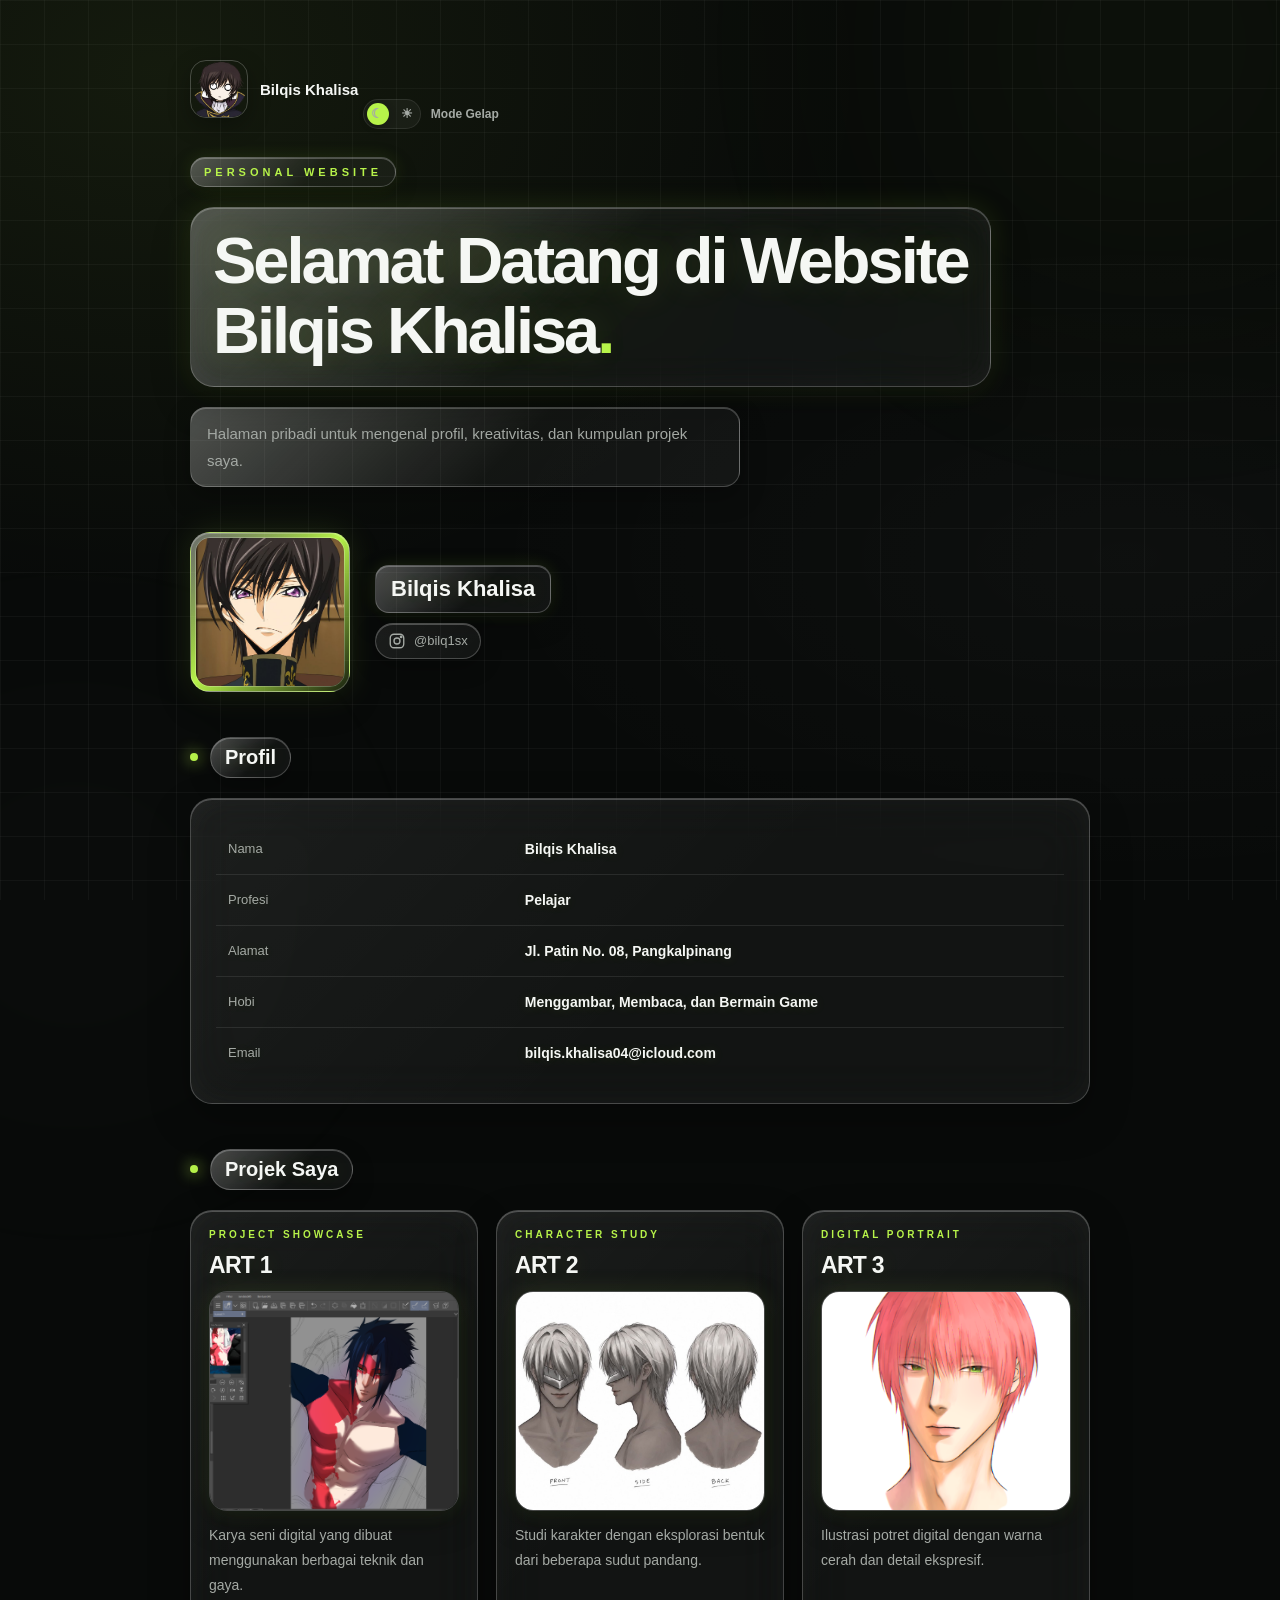
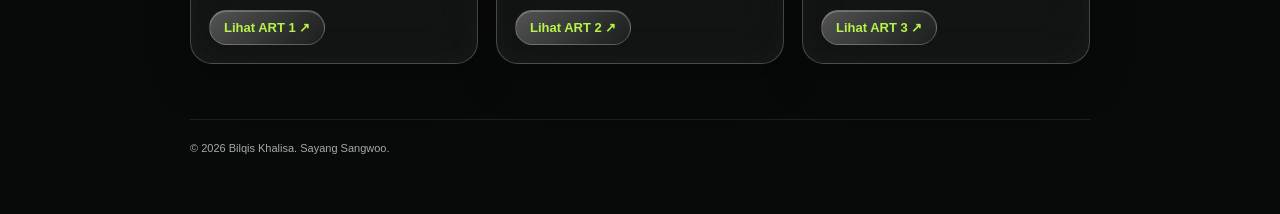
<file: index.html>
<!DOCTYPE html>
<html lang="id">
<head>
    <meta charset="UTF-8">
    <meta name="viewport" content="width=device-width, initial-scale=1.0">
    <meta name="theme-color" content="#080a09">
    <title>Bilqis Khalisa | Portfolio</title>

    <link rel="icon" type="image/png" href="assets/img/luluz.png">

    <link rel="stylesheet" href="css/style.css">
</head>

<body>

    <main class="container">
        <!-- Header halaman berisi identitas situs dan pengantar portfolio. -->
        <header>
            <a class="site-brand" href="index.html" aria-label="Bilqis Khalisa - Beranda">
                <img src="assets/img/luluz.png" alt="">
                <span>Bilqis Khalisa</span>
            </a>

            <button
                type="button"
                id="theme-toggle"
                class="theme-toggle"
                aria-label="Ganti ke mode terang"
                aria-pressed="false">
                <span class="theme-toggle-track" aria-hidden="true">
                    <span class="theme-toggle-icon theme-toggle-moon">☾</span>
                    <span class="theme-toggle-icon theme-toggle-sun">☀</span>
                    <span class="theme-toggle-thumb"></span>
                </span>
                <span id="theme-label">Mode Gelap</span>
            </button>

            <p class="eyebrow">Personal Website</p>

            <h1>
                Selamat Datang di Website
                <br>
                Bilqis Khalisa<span class="highlight">.</span>
            </h1>

            <p class="intro">
                Halaman pribadi untuk mengenal profil,
                kreativitas, dan kumpulan projek saya.
            </p>
        </header>

        <!-- Ringkasan profil dan tautan ke akun Instagram. -->
        <div class="profile-header">
            <div class="photo-frame">
                <img
                    src="assets/img/profile.jpg"
                    alt="Ilustrasi karakter Lelouch VI Britannia"
                    onerror="this.style.display='none'; this.nextElementSibling.style.display='flex';">

                <div class="photo-placeholder">
                    <span>BK</span>
                    <small>FOTO PROFIL</small>
                </div>
            </div>

            <div class="profile-info">
                <h2>Bilqis Khalisa</h2>

                <button
                    type="button"
                    class="instagram-trigger"
                    aria-haspopup="dialog"
                    aria-controls="instagramPopup">
                    <svg
                        viewBox="0 0 24 24"
                        fill="none"
                        stroke="currentColor"
                        stroke-width="1.8"
                        stroke-linecap="round"
                        stroke-linejoin="round"
                        aria-hidden="true">
                        <rect x="3" y="3" width="18" height="18" rx="5"/>
                        <circle cx="12" cy="12" r="4"/>
                        <circle cx="17.5" cy="6.5" r="1" fill="currentColor"/>
                    </svg>
                    @bilq1sx
                </button>
            </div>
        </div>

        <!-- Tabel pasangan label dan nilai untuk informasi profil. -->
        <section id="profil" aria-labelledby="profile-heading">
            <div class="section-heading">
                <span class="accent" aria-hidden="true"></span>
                <h2 id="profile-heading">Profil</h2>
            </div>

            <div class="profile-card">
                <table>
                    <tbody>
                        <tr>
                            <th scope="row">Nama</th>
                            <td>Bilqis Khalisa</td>
                        </tr>
                        <tr>
                            <th scope="row">Profesi</th>
                            <td>Pelajar</td>
                        </tr>
                        <tr>
                            <th scope="row">Alamat</th>
                            <td>Jl. Patin No. 08, Pangkalpinang</td>
                        </tr>
                        <tr>
                            <th scope="row">Hobi</th>
                            <td>Menggambar, Membaca, dan Bermain Game</td>
                        </tr>
                        <tr>
                            <th scope="row">Email</th>
                            <td>bilqis.khalisa04@icloud.com</td>
                        </tr>
                    </tbody>
                </table>
            </div>
        </section>

        <!-- Tiap proyek berupa artikel mandiri dengan gambar dan tautan detail. -->
        <section id="projek-saya" aria-labelledby="projects-heading">
            <div class="section-heading">
                <span class="accent" aria-hidden="true"></span>
                <h2 id="projects-heading">Projek Saya</h2>
            </div>

            <div class="projects-grid">
                <article class="project-card">
                    <span class="project-label">Project Showcase</span>
                    <h3>ART 1</h3>
                    <img
                        src="assets/img/art-1.png"
                        alt="Karya seni digital ART 1"
                        loading="lazy">
                    <p class="project-description">
                        Karya seni digital yang dibuat menggunakan berbagai teknik dan gaya.
                    </p>
                    <a class="project-link" href="project.html?id=1">Lihat ART 1 ↗</a>
                </article>

                <article class="project-card">
                    <span class="project-label">Character Study</span>
                    <h3>ART 2</h3>
                    <img
                        src="assets/img/art-2.jpeg"
                        alt="Studi karakter dari tampak depan, samping, dan belakang"
                        loading="lazy">
                    <p class="project-description">
                        Studi karakter dengan eksplorasi bentuk dari beberapa sudut pandang.
                    </p>
                    <a class="project-link" href="project.html?id=2">Lihat ART 2 ↗</a>
                </article>

                <article class="project-card">
                    <span class="project-label">Digital Portrait</span>
                    <h3>ART 3</h3>
                    <img
                        src="assets/img/art-3.png"
                        alt="Ilustrasi potret digital berambut merah muda"
                        loading="lazy">
                    <p class="project-description">
                        Ilustrasi potret digital dengan warna cerah dan detail ekspresif.
                    </p>
                    <a class="project-link" href="project.html?id=3">Lihat ART 3 ↗</a>
                </article>
            </div>
        </section>

        <!-- Informasi penutup halaman. -->
        <footer>
            © 2026 Bilqis Khalisa. Sayang Sangwoo.
        </footer>
    </main>

    <!-- Dialog dibuat di luar konten utama dan dikendalikan oleh JavaScript. -->
    <div class="popup-overlay" id="instagramPopup" aria-hidden="true">
        <div
            class="popup-box"
            role="dialog"
            aria-modal="true"
            aria-labelledby="instagram-title">
            <div class="instagram-icon-large">
                <svg
                    viewBox="0 0 24 24"
                    fill="none"
                    stroke="currentColor"
                    stroke-width="1.5"
                    stroke-linecap="round"
                    stroke-linejoin="round"
                    aria-hidden="true">
                    <rect x="3" y="3" width="18" height="18" rx="5"/>
                    <circle cx="12" cy="12" r="4"/>
                    <circle cx="17.5" cy="6.5" r="1" fill="currentColor"/>
                </svg>
            </div>

            <h2 id="instagram-title">Find Me on Instagram</h2>
            <p class="popup-description">
                Terima kasih sudah mengunjungi website saya.
                Kamu bisa menemukan saya melalui Instagram.
            </p>
            <p class="instagram-username">@bilq1sx</p>

            <a
                href="https://www.instagram.com/bilq1sx/"
                target="_blank"
                rel="noopener noreferrer"
                class="instagram-open-button">
                Open Instagram ↗
            </a>

            <button type="button" class="close-button">Close</button>
        </div>
    </div>

    <script src="js/script.js" defer></script>

</body>
</html>
</file>
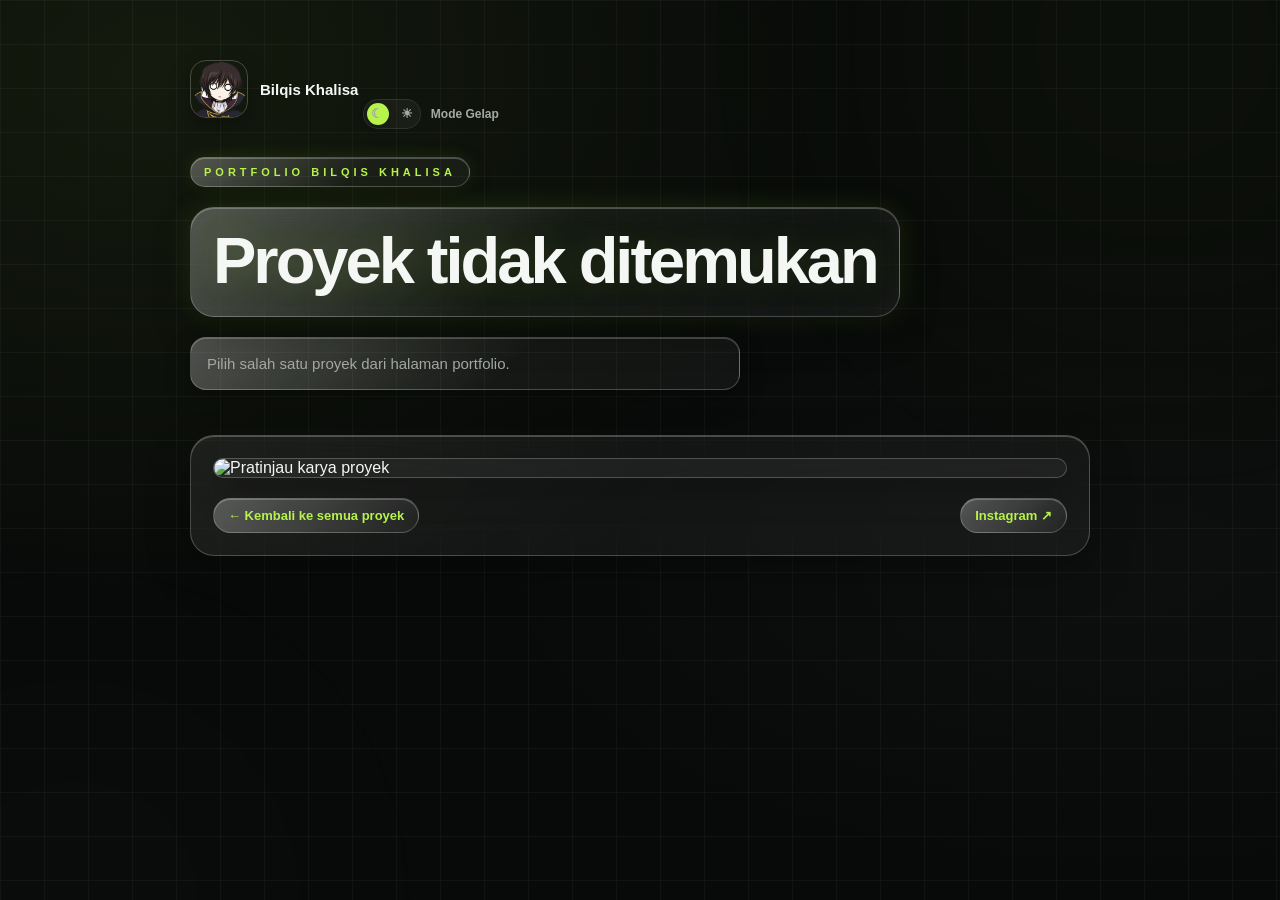
<file: project.html>
<!DOCTYPE html>
<html lang="id">
<head>
    <meta charset="UTF-8">
    <meta name="viewport" content="width=device-width, initial-scale=1.0">
    <meta name="theme-color" content="#080a09">
    <title>Detail Proyek | Bilqis Khalisa</title>
    <link rel="icon" type="image/png" href="assets/img/luluz.png">
    <link rel="stylesheet" href="css/style.css">
</head>
<body>
    <main class="container project-detail-page">
        <header>
            <a class="site-brand" href="index.html" aria-label="Bilqis Khalisa - Beranda">
                <img src="assets/img/luluz.png" alt="">
                <span>Bilqis Khalisa</span>
            </a>
            <button
                type="button"
                id="theme-toggle"
                class="theme-toggle"
                aria-label="Ganti ke mode terang"
                aria-pressed="false">
                <span class="theme-toggle-track" aria-hidden="true">
                    <span class="theme-toggle-icon theme-toggle-moon">☾</span>
                    <span class="theme-toggle-icon theme-toggle-sun">☀</span>
                    <span class="theme-toggle-thumb"></span>
                </span>
                <span id="theme-label">Mode Gelap</span>
            </button>
            <p class="eyebrow">Portfolio Bilqis Khalisa</p>
            <h1 id="project-title">Detail Proyek</h1>
            <p class="intro" id="project-description"></p>
        </header>

        <section class="project-detail" aria-labelledby="project-title">
            <img class="project-detail-image" id="project-image" alt="Pratinjau karya proyek">
            <nav class="detail-navigation" aria-label="Navigasi proyek">
                <a class="project-link" href="index.html#projek-saya">← Kembali ke semua proyek</a>
                <a
                    class="project-link"
                    href="https://www.instagram.com/bilq1sx/"
                    target="_blank"
                    rel="noopener noreferrer">Instagram ↗</a>
            </nav>
        </section>
    </main>
    <script src="js/script.js" defer></script>
    <script src="js/project-detail.js" defer></script>
</body>
</html>
</file>
<file: css/style.css>
/* ==================================================
   PORTFOLIO BILQIS KHALISA
   DESIGN: DARK PROFESSIONAL + IOS GLASSMORPHISM
   ================================================== */


/* ================================================
   1. PENGATURAN WARNA
   Ubah warna font cukup dari bagian ini.
   ================================================ */

:root {

    color-scheme: dark;
    --black: #080a09;
    --text-primary: #f5f7f4;
    --text-secondary: #a5aaa5;
    --text-accent: #b7f34a;
    --text-button: #080a09;
    --glass: rgba(255,255,255,0.045);
    --border: rgba(255,255,255,0.09);
    --popup-background: rgba(28, 32, 35, 0.94);
    --overlay: rgba(4, 7, 10, 0.48);
    --placeholder: #191e19;
    --grid-line: rgba(255,255,255,0.035);
    --ambient-glow: rgba(183,243,74,0.07);
    --ambient-secondary: rgba(255,255,255,0.025);
    --accent-soft: rgba(183,243,74,0.1);
    --glass-highlight: rgba(255,255,255,0.24);
    --glass-inner-glow: rgba(255,255,255,0.035);
    --glass-shadow: rgba(0,0,0,0.28);
    --glass-outline: rgba(255,255,255,0.22);
    --text-glow: rgba(183,243,74,0.12);
    --popup-sheen: rgba(255,255,255,0.12);
    --popup-sheen-soft: rgba(255,255,255,0.025);
    --button-hover-bg: #ffffff;
    --button-hover-text: #080a09;
    --white: var(--text-primary);
    --gray: var(--text-secondary);
    --lime: var(--text-accent);
}

body[data-theme="light"] {
    color-scheme: light;
    --black: #edf2ef;
    --text-primary: #1d2b26;
    --text-secondary: #53665e;
    --text-accent: #26745c;
    --text-button: #ffffff;
    --glass: rgba(255,255,255,0.4);
    --border: rgba(49, 82, 67, 0.16);
    --popup-background: rgba(241, 247, 243, 0.97);
    --overlay: rgba(29, 47, 39, 0.38);
    --placeholder: #dce8e1;
    --grid-line: rgba(47, 83, 67, 0.055);
    --ambient-glow: rgba(74, 145, 112, 0.14);
    --ambient-secondary: rgba(207, 165, 105, 0.1);
    --accent-soft: rgba(38, 116, 92, 0.12);
    --glass-highlight: rgba(255,255,255,0.94);
    --glass-inner-glow: rgba(218,237,226,0.58);
    --glass-shadow: rgba(38, 70, 55, 0.2);
    --glass-outline: rgba(72, 118, 96, 0.42);
    --lime: var(--text-accent);
    --text-glow: rgba(38, 116, 92, 0.12);
    --popup-sheen: rgba(255,255,255,0.68);
    --popup-sheen-soft: rgba(255,255,255,0.16);
    --button-hover-bg: #205b49;
    --button-hover-text: #ffffff;
}


/* ================================================
   2. RESET DAN DASAR WEBSITE
   ================================================ */

* {
    margin: 0;
    padding: 0;
    box-sizing: border-box;
}

html {
    scroll-behavior: smooth;
}

body {
    background: var(--black);
    background-image:
        radial-gradient(ellipse at 12% 8%, var(--ambient-glow), transparent 45%),
        radial-gradient(ellipse at 88% 62%, var(--ambient-secondary), transparent 42%),
        linear-gradient(var(--grid-line) 1px, transparent 1px),
        linear-gradient(90deg, var(--grid-line) 1px, transparent 1px);
    background-size: 100% 100%, 100% 100%, 44px 44px, 44px 44px;
    background-attachment: fixed;
    color: var(--text-primary);

    font-family:
        -apple-system,
        BlinkMacSystemFont,
        "SF Pro Display",
        "Segoe UI",
        sans-serif;

    min-height: 100vh;
    padding: 60px 20px;
    overflow-x: hidden;
    transition: background-color 0.3s ease, color 0.3s ease;
}

button,
input {
    font: inherit;
}

button {
    cursor: pointer;
}

a,
button {
    -webkit-tap-highlight-color: transparent;
}


/* ================================================
   3. BACKGROUND EFFECT
   ================================================ */

body::before {
    content: "";

    position: fixed;
    width: 450px;
    height: 450px;

    background: var(--lime);
    opacity: 0.055;

    filter: blur(150px);

    top: -180px;
    right: -100px;

    border-radius: 50%;
    pointer-events: none;
    z-index: 0;
}

body::after {
    content: "";

    position: fixed;
    width: 350px;
    height: 350px;

    background: var(--text-primary);
    opacity: 0.035;

    filter: blur(150px);

    bottom: -180px;
    left: -100px;

    border-radius: 50%;
    pointer-events: none;
    z-index: 0;
}


/* ================================================
   4. MAIN CONTAINER
   ================================================ */

.container {
    max-width: 900px;
    width: 100%;

    margin: auto;

    position: relative;
    z-index: 1;

    animation: appear 0.9s ease;
}

@keyframes appear {

    from {
        opacity: 0;
        transform: translateY(25px);
    }

    to {
        opacity: 1;
        transform: translateY(0);
    }

}


/* ================================================
   5. HEADER
   ================================================ */

header {
    margin-bottom: 45px;
}

.site-brand {
    display: inline-flex;
    align-items: center;
    gap: 12px;
    margin-bottom: 24px;
    color: var(--text-primary);
    font-size: 15px;
    font-weight: 700;
    text-decoration: none;
}

.site-brand img {
    display: block;
    width: 58px;
    height: 58px;
    border: 1px solid var(--glass-outline);
    border-radius: 16px;
    object-fit: cover;
    box-shadow: 0 8px 22px var(--glass-shadow);
}

.site-brand:hover {
    color: var(--text-accent);
}

.theme-toggle {
    display: inline-flex;
    align-items: center;
    gap: 10px;
    margin-bottom: 28px;
    padding: 0;
    border: 0;
    background: transparent;
    color: var(--text-secondary);
    font-size: 12px;
    font-weight: 600;
}

.theme-toggle-track {
    position: relative;
    display: inline-flex;
    align-items: center;
    justify-content: space-between;
    width: 58px;
    height: 30px;
    padding: 0 7px;
    border: 1px solid var(--border);
    border-radius: 999px;
    background: var(--glass);
    transition: background 0.25s ease, border-color 0.25s ease;
}

.theme-toggle-icon {
    z-index: 1;
    font-size: 13px;
    line-height: 1;
}

.theme-toggle-thumb {
    position: absolute;
    top: 3px;
    left: 3px;
    width: 22px;
    height: 22px;
    border-radius: 50%;
    background: var(--text-accent);
    box-shadow: 0 2px 8px rgba(0, 0, 0, 0.2);
    transition: transform 0.25s ease;
}

body[data-theme="light"] .theme-toggle-thumb {
    transform: translateX(28px);
}

.theme-toggle:hover {
    color: var(--text-primary);
}

.eyebrow {
    display: table;
    padding: 8px 13px;
    border: 1px solid var(--glass-outline);
    border-radius: 999px;
    background:
        linear-gradient(135deg, var(--glass-highlight), transparent 60%),
        var(--glass);
    box-shadow:
        inset 0 1px 0 var(--glass-highlight),
        0 8px 22px var(--glass-shadow),
        0 0 18px var(--text-glow);
    color: var(--text-accent);

    font-size: 11px;
    font-weight: 700;

    letter-spacing: 4px;
    text-transform: uppercase;

    margin-bottom: 20px;
}

h1 {
    width: fit-content;
    max-width: 100%;
    padding: 18px 22px 20px;
    border: 1px solid var(--glass-outline);
    border-radius: 24px;
    background:
        linear-gradient(135deg, var(--glass-highlight), transparent 48%),
        var(--glass);
    backdrop-filter: blur(20px) saturate(155%);
    -webkit-backdrop-filter: blur(20px) saturate(155%);
    box-shadow:
        inset 0 1px 0 var(--glass-highlight),
        inset 0 0 28px var(--glass-inner-glow),
        0 16px 38px var(--glass-shadow),
        0 0 30px var(--text-glow);
    font-size: clamp(38px, 7vw, 65px);

    font-weight: 700;
    line-height: 1.08;

    letter-spacing: -3px;
    margin-bottom: 20px;
    text-shadow: 0 0 34px var(--text-glow);
}

.highlight {
    color: var(--text-accent);
}

.intro {
    padding: 12px 16px;
    border: 1px solid var(--glass-outline);
    border-radius: 16px;
    background:
        linear-gradient(135deg, var(--glass-highlight), transparent 58%),
        var(--glass);
    box-shadow:
        inset 0 1px 0 var(--glass-highlight),
        0 10px 26px var(--glass-shadow);
    color: var(--text-secondary);

    font-size: 15px;
    max-width: 550px;

    line-height: 1.8;
}


/* ================================================
   6. PROFILE PHOTO
   ================================================ */

.profile-header {
    display: flex;
    align-items: center;
    justify-content: flex-start;

    gap: 25px;
    margin-bottom: 45px;
}

.photo-frame {
    width: 160px;
    height: 160px;

    flex-shrink: 0;

    border-radius: 20px;
    padding: 4px;

    background:
        linear-gradient(135deg, var(--glass-highlight), transparent 38%),
        linear-gradient(135deg, var(--glass-outline), var(--lime) 48%, var(--accent-soft));
    border: 1px solid var(--glass-highlight);
    box-shadow:
        0 0 30px var(--text-glow),
        inset 0 1px 0 var(--glass-highlight),
        0 12px 32px var(--glass-shadow);

    overflow: hidden;
}

.photo-frame img {
    width: 100%;
    height: 100%;

    object-fit: cover;
    object-position: center;

    border: 1px solid var(--glass-highlight);
    border-radius: 15px;
    display: block;
    transition: transform 0.35s ease;
}

.photo-frame:hover img {
    transform: scale(1.12);
}

.photo-placeholder {
    width: 100%;
    height: 100%;

    border-radius: 16px;
    background: var(--placeholder);

    display: none;

    align-items: center;
    justify-content: center;
    flex-direction: column;

    gap: 5px;
}

.photo-placeholder span {
    font-size: 35px;
    color: var(--text-accent);
}

.photo-placeholder small {
    color: var(--text-secondary);

    font-size: 9px;
    letter-spacing: 1px;
}

.profile-info h2 {
    display: table;
    padding: 10px 15px;
    border: 1px solid var(--glass-outline);
    border-radius: 14px;
    background:
        linear-gradient(135deg, var(--glass-highlight), transparent 58%),
        var(--glass);
    box-shadow:
        inset 0 1px 0 var(--glass-highlight),
        0 10px 26px var(--glass-shadow),
        0 0 18px var(--text-glow);
    font-size: 22px;
    margin-bottom: 10px;
    text-shadow: 0 0 20px var(--text-glow);
}


/* ================================================
   7. INSTAGRAM LINK
   ================================================ */

.instagram-trigger {
    display: inline-flex;
    align-items: center;

    gap: 8px;

    padding: 8px 12px;
    border: 1px solid var(--glass-outline);
    border-radius: 999px;
    background: linear-gradient(135deg, var(--glass-inner-glow), transparent), var(--glass);
    box-shadow:
        inset 0 1px 0 var(--glass-highlight),
        0 8px 22px var(--glass-shadow);

    color: var(--text-secondary);

    font-size: 13px;
    transition: 0.3s;
}

.instagram-trigger:hover {
    color: var(--text-accent);
    transform: translateX(3px);
}

.instagram-trigger svg {
    width: 18px;
    height: 18px;
}


/* ================================================
   8. SECTION HEADING
   ================================================ */

section {
    margin-top: 45px;
}

.section-heading {
    display: flex;
    align-items: center;

    gap: 12px;
    margin-bottom: 20px;
}

.section-heading h2 {
    padding: 8px 14px;
    border: 1px solid var(--glass-outline);
    border-radius: 999px;
    background:
        linear-gradient(135deg, var(--glass-highlight), transparent 60%),
        var(--glass);
    box-shadow:
        inset 0 1px 0 var(--glass-highlight),
        0 8px 22px var(--glass-shadow);
    font-size: 20px;
    font-weight: 600;
    text-shadow: 0 0 18px var(--text-glow);
}

.accent {
    width: 8px;
    height: 8px;

    background: var(--text-accent);

    border-radius: 50%;

    box-shadow: 0 0 15px var(--text-accent);
}


/* ================================================
   9. GLASS CARDS
   ================================================ */

.profile-card,
.project-card {

    background:
        linear-gradient(135deg, var(--glass-inner-glow), transparent 55%),
        var(--glass);

    border: 1px solid var(--glass-outline);

    border-radius: 22px;

    padding: 25px;

    backdrop-filter: blur(25px);
    -webkit-backdrop-filter: blur(25px);

    box-shadow:
        inset 0 1px 0 var(--glass-highlight),
        inset 0 0 30px var(--glass-inner-glow),
        0 16px 40px var(--glass-shadow);

    transition: 0.35s ease;
}

.profile-card:hover,
.project-card:hover {

    border-color: var(--text-accent);

    transform: translateY(-5px);

    box-shadow:
        inset 0 1px 0 var(--glass-highlight),
        0 18px 48px var(--glass-shadow),
        0 0 28px var(--text-glow);
}


/* ================================================
   10. PROFILE TABLE
   ================================================ */

table {
    width: 100%;
    border-collapse: collapse;
}

th,
td {
    text-align: left;

    padding: 17px 12px;

    border-bottom: 1px solid var(--border);

    vertical-align: middle;
    text-shadow: 0 1px 12px var(--text-glow);
}

tr:last-child th,
tr:last-child td {
    border-bottom: none;
}

th {
    width: 35%;

    color: var(--text-secondary);

    font-size: 13px;
    font-weight: 500;
}

td {
    color: var(--text-primary);

    font-size: 14px;
    font-weight: 600;

    transition: 0.3s;
}

tr:hover td {
    color: var(--text-accent);
    padding-left: 18px;
}


/* ================================================
   11. PROJECT CARD
   ================================================ */

.projects-grid {
    display: grid;
    grid-template-columns: repeat(3, minmax(0, 1fr));
    gap: 18px;
}

.project-card {
    min-height: 190px;

    display: flex;
    flex-direction: column;
    align-items: flex-start;

    gap: 12px;
    padding: 18px;
}

.project-card .project-description {
    flex-grow: 1;
}

.project-label {
    color: var(--text-accent);

    font-size: 10px;
    font-weight: 700;

    letter-spacing: 3px;
    text-transform: uppercase;
}

.project-card h3 {
    font-size: 23px;
    letter-spacing: -0.7px;
    text-shadow: 0 0 20px var(--text-glow);
}

.project-card p {
    color: var(--text-secondary);

    font-size: 14px;
    line-height: 1.8;

    max-width: 600px;
}

.project-card img {
    display: block;
    width: 100%;
    height: 220px;
    object-fit: cover;
    border: 1px solid var(--glass-outline);
    border-radius: 18px;
    box-shadow:
        inset 0 1px 0 var(--glass-highlight),
        0 12px 32px var(--glass-shadow),
        0 0 22px var(--text-glow);
    transition: transform 0.4s ease, box-shadow 0.4s ease;
}

.project-card img:hover {
    transform: scale(1.015);
    box-shadow:
        0 16px 38px var(--glass-shadow),
        0 0 30px var(--text-glow);
}

.project-link {
    align-self: flex-start;
    padding: 9px 14px;
    border: 1px solid var(--glass-outline);
    border-radius: 999px;
    background: linear-gradient(135deg, var(--glass-highlight), transparent), var(--glass);
    box-shadow: inset 0 1px 0 var(--glass-highlight);
    color: var(--text-accent);
    font-size: 13px;
    font-weight: 600;
    text-decoration: none;
    transition: transform 0.25s ease, box-shadow 0.25s ease, background 0.25s ease;
}

.project-link:hover {
    transform: translateY(-2px);
    box-shadow: inset 0 1px 0 var(--glass-highlight), 0 8px 22px var(--glass-shadow);
}

.project-detail {
    padding: 22px;
    border: 1px solid var(--glass-outline);
    border-radius: 24px;
    background:
        linear-gradient(135deg, var(--glass-inner-glow), transparent 55%),
        var(--glass);
    box-shadow:
        inset 0 1px 0 var(--glass-highlight),
        0 18px 44px var(--glass-shadow);
    backdrop-filter: blur(25px);
    -webkit-backdrop-filter: blur(25px);
}

.project-detail-image {
    display: block;
    width: 100%;
    max-height: 72vh;
    object-fit: contain;
    border: 1px solid var(--glass-outline);
    border-radius: 18px;
    background: var(--glass);
    box-shadow: 0 12px 32px var(--glass-shadow);
}

.detail-navigation {
    display: flex;
    flex-wrap: wrap;
    justify-content: space-between;
    gap: 12px;
    margin-top: 20px;
}


/* ================================================
   12. CLICK EFFECT
   ================================================ */

.profile-card:active,
.project-card:active {

    transform: scale(0.98);

    border-color: var(--text-accent);
}


/* ================================================
   13. INSTAGRAM POPUP
   IOS GLASSMORPHISM STYLE
   ================================================ */

.popup-overlay {

    position: fixed;
    inset: 0;

    background: var(--overlay);

    backdrop-filter: blur(18px) saturate(150%);
    -webkit-backdrop-filter: blur(18px) saturate(150%);

    display: flex;
    justify-content: center;
    align-items: center;

    padding: 20px;

    z-index: 100;

    opacity: 0;
    visibility: hidden;

    transition: 0.3s ease;
}

.popup-overlay.active {
    opacity: 1;
    visibility: visible;
}


/* KOTAK POPUP */

.popup-box {

    position: relative;
    overflow: hidden;

    width: 100%;
    max-width: 390px;

    padding: 30px;

    background: var(--popup-background);

    border: 1px solid var(--border);

    border-radius: 25px;

    text-align: center;

    box-shadow:
        0 24px 70px var(--glass-shadow),
        inset 0 1px 0 var(--glass-highlight),
        0 0 28px var(--text-glow);

    backdrop-filter: blur(32px) saturate(180%);
    -webkit-backdrop-filter: blur(32px) saturate(180%);

    transform: translateY(25px) scale(0.95);

    transition: 0.3s ease;
}


/* ANIMASI POPUP */

.popup-overlay.active .popup-box {
    transform: translateY(0) scale(1);
}


/* EFEK CAHAYA KACA */

.popup-box::before {

    content: "";

    position: absolute;
    inset: 0;

    border-radius: inherit;

    pointer-events: none;

    background: linear-gradient(
        135deg,
        var(--popup-sheen),
        transparent 42%,
        var(--popup-sheen-soft)
    );
}

.popup-box > * {
    position: relative;
}


/* ================================================
   14. POPUP CONTENT
   ================================================ */

.instagram-icon-large {

    width: 60px;
    height: 60px;

    margin: 0 auto 20px;

    color: var(--text-accent);
}

.instagram-icon-large svg {
    width: 100%;
    height: 100%;
}

.popup-box h2 {
    font-size: 21px;
    margin-bottom: 10px;
}

.popup-description {

    color: var(--text-secondary);

    font-size: 12px;
    line-height: 1.8;

    margin-bottom: 15px;
}

.instagram-username {

    color: var(--text-accent);

    font-size: 15px;
    font-weight: 700;

    margin-bottom: 23px;
}


/* ================================================
   15. POPUP BUTTON
   ================================================ */

.instagram-open-button {

    display: block;
    width: 100%;

    background: var(--text-accent);
    color: var(--text-button);

    text-decoration: none;

    padding: 13px;

    border-radius: 30px;

    font-size: 13px;
    font-weight: 700;

    transition: 0.3s;
    border: 1px solid var(--glass-outline);
    box-shadow: inset 0 1px 0 var(--glass-highlight), 0 8px 24px var(--glass-shadow);
}

.instagram-open-button:hover {

    background: var(--button-hover-bg);
    color: var(--button-hover-text);

    transform: translateY(-2px);
}

.close-button {

    background: transparent;
    border: none;

    color: var(--text-secondary);

    margin-top: 18px;

    font-size: 12px;

    transition: 0.3s;
}

.close-button:hover {
    color: var(--text-primary);
}


/* ================================================
   16. FOOTER
   ================================================ */

footer {

    color: var(--text-secondary);

    font-size: 11px;

    margin-top: 55px;
    padding-top: 22px;

    border-top: 1px solid var(--border);
}


/* ================================================
   17. RESPONSIVE DESIGN
   ================================================ */

@media (max-width: 600px) {

    body {
        padding: 40px 17px;
    }

    h1 {
        letter-spacing: -2px;
        padding: 15px 16px 17px;
        border-radius: 19px;
    }

    .profile-header {
        gap: 15px;
        align-items: flex-start;
    }

    .photo-frame {
        width: 110px;
        height: 110px;

        border-radius: 16px;
    }

    .profile-info h2 {
        font-size: 18px;
    }

    .profile-card,
    .project-card {

        padding: 16px;
        border-radius: 17px;
    }

    th,
    td {
        padding: 14px 7px;
    }

    th {
        width: 40%;
        font-size: 12px;
    }

    td {
        font-size: 13px;
        overflow-wrap: anywhere;
    }

    .project-card h3 {
        font-size: 20px;
    }

    .project-card img {
        height: 240px;
        border-radius: 14px;
    }

    .projects-grid {
        grid-template-columns: 1fr;
    }

    .project-detail {
        padding: 14px;
        border-radius: 18px;
    }

    .popup-box {
        padding: 25px 20px;
    }
}


/* ================================================
   18. ACCESSIBILITY
   ================================================ */

button:focus-visible,
a:focus-visible {

    outline: 2px solid var(--text-accent);
    outline-offset: 4px;
}


/* MENGURANGI ANIMASI JIKA DIPERLUKAN */

@media (prefers-reduced-motion: reduce) {

    *,
    *::before,
    *::after {

        animation-duration: 0.01ms !important;

        transition-duration: 0.01ms !important;

        scroll-behavior: auto !important;
    }
}


/* FALLBACK JIKA BROWSER TIDAK MENDUKUNG BLUR */

@supports not ((backdrop-filter: blur(1px))) {

    .popup-box {
        background: var(--popup-background);
    }

}

body[data-theme="light"] .profile-card,
body[data-theme="light"] .project-card,
body[data-theme="light"] .project-detail,
body[data-theme="light"] .popup-box,
body[data-theme="light"] h1,
body[data-theme="light"] .intro,
body[data-theme="light"] .eyebrow,
body[data-theme="light"] .profile-info h2,
body[data-theme="light"] .instagram-trigger,
body[data-theme="light"] .section-heading h2,
body[data-theme="light"] .project-link,
body[data-theme="light"] .theme-toggle-track {
    background:
        linear-gradient(145deg, rgba(255,255,255,0.82), rgba(255,255,255,0.2) 46%, rgba(194,225,209,0.34)),
        var(--glass);
    border-color: var(--glass-outline);
    box-shadow:
        inset 0 1px 0 rgba(255,255,255,0.98),
        inset 1px 0 0 rgba(255,255,255,0.52),
        inset 0 -1px 0 rgba(61,112,88,0.12),
        0 14px 34px var(--glass-shadow),
        0 2px 8px rgba(255,255,255,0.72);
    backdrop-filter: blur(30px) saturate(185%);
    -webkit-backdrop-filter: blur(30px) saturate(185%);
}

body[data-theme="light"] .photo-frame {
    box-shadow:
        inset 0 1px 0 rgba(255,255,255,0.98),
        0 0 30px var(--text-glow),
        0 14px 34px var(--glass-shadow),
        0 2px 8px rgba(255,255,255,0.72);
}

body[data-theme="light"] .project-card img,
body[data-theme="light"] .project-detail-image {
    border-color: rgba(72, 118, 96, 0.48);
    box-shadow:
        inset 0 1px 0 rgba(255,255,255,0.9),
        0 14px 34px var(--glass-shadow),
        0 0 0 4px rgba(255,255,255,0.28);
}
</file>
